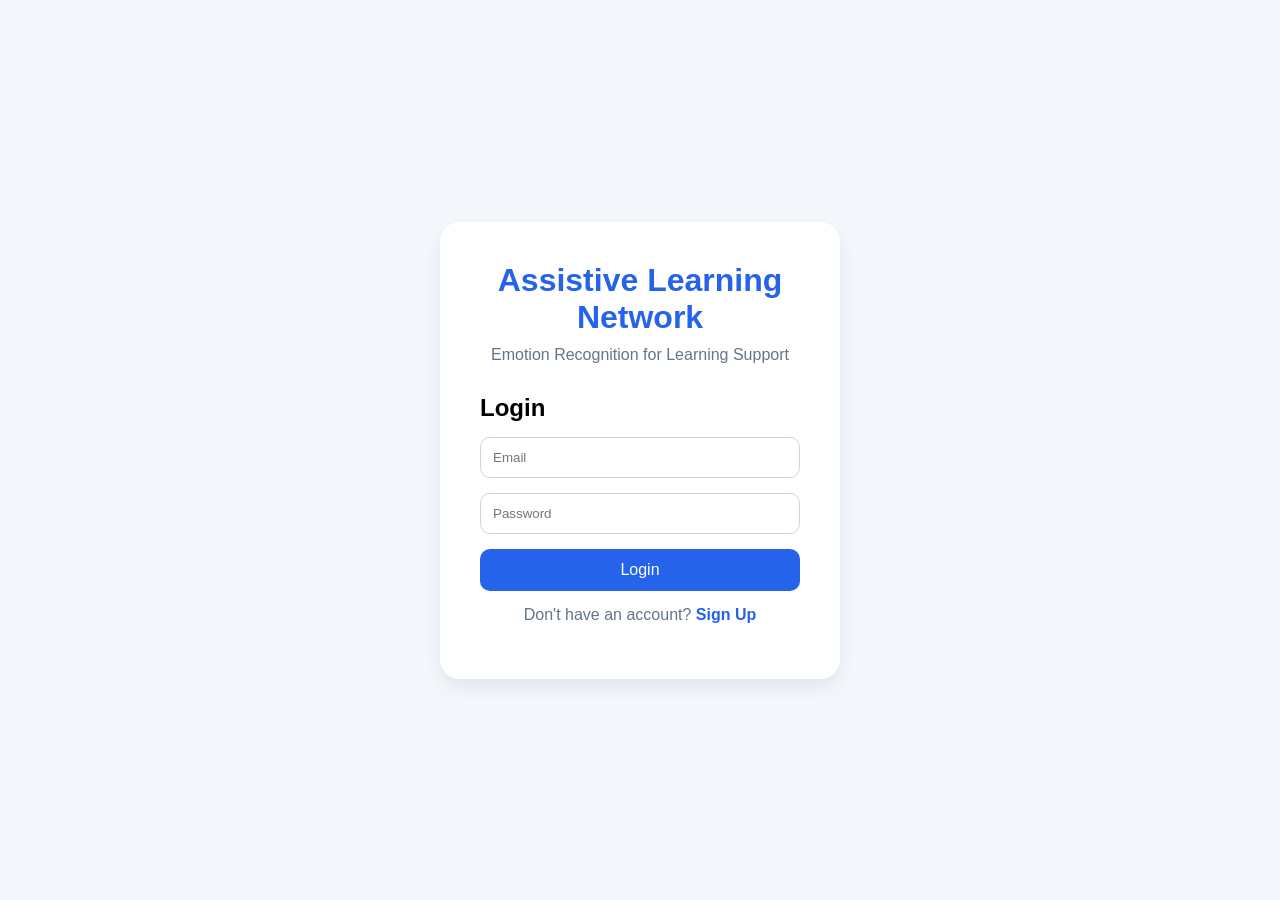
<file: frontend/index.html>
<!DOCTYPE html>
<html>

<head>
    <title>Emotion Recognition</title>
    <link rel="stylesheet" href="css/style.css">
    <link rel="stylesheet" href="css/index.css">
</head>

<body>

<nav>

    <h2 class="logo">Emotion Recognition</h2>

    <ul>
        <li><a href="index.html">Home</a></li>
        <li><a href="pages/audio.html">Audio</a></li>
        <li><a href="pages/facial.html">Facial</a></li>
        <li><a href="pages/learning.html">Learning</a></li>
        <li><a href="pages/dashboard.html">Dashboard</a></li>
    </ul>

    <div class="profile-container">

        <button id="profileBtn">
            <span id="username">User</span> &#9662;
        </button>

        <div id="profileMenu" class="profile-menu">

            <a href="pages/settings.html">
                Profile
            </a>

            <a href="#" id="logoutBtn">
                Logout
            </a>

        </div>

    </div>

</nav>

<section class="hero">

    <h1>Emotion Recognition</h1>

    <p>
        Real-Time Emotion Recognition using Audio and Facial Expressions
    </p>

    <a href="pages/learning.html" class="btn">
        Get Started
    </a>

</section>

<section class="features">

    <div class="card">
        <h3>Audio Analysis</h3>
        <p>Analyze emotions from voice recordings.</p>
    </div>

    <div class="card">
        <h3>Facial Analysis</h3>
        <p>Detect emotions using facial expressions.</p>
    </div>

    <div class="card">
        <h3>Learning Center</h3>
        <p>Learn emotional cues and understanding.</p>
    </div>

    <div class="card">
        <h3>Dashboard</h3>
        <p>Track emotion recognition results.</p>
    </div>

</section>
<script src="js/index.js"></script>
</body>
</html>
</file>
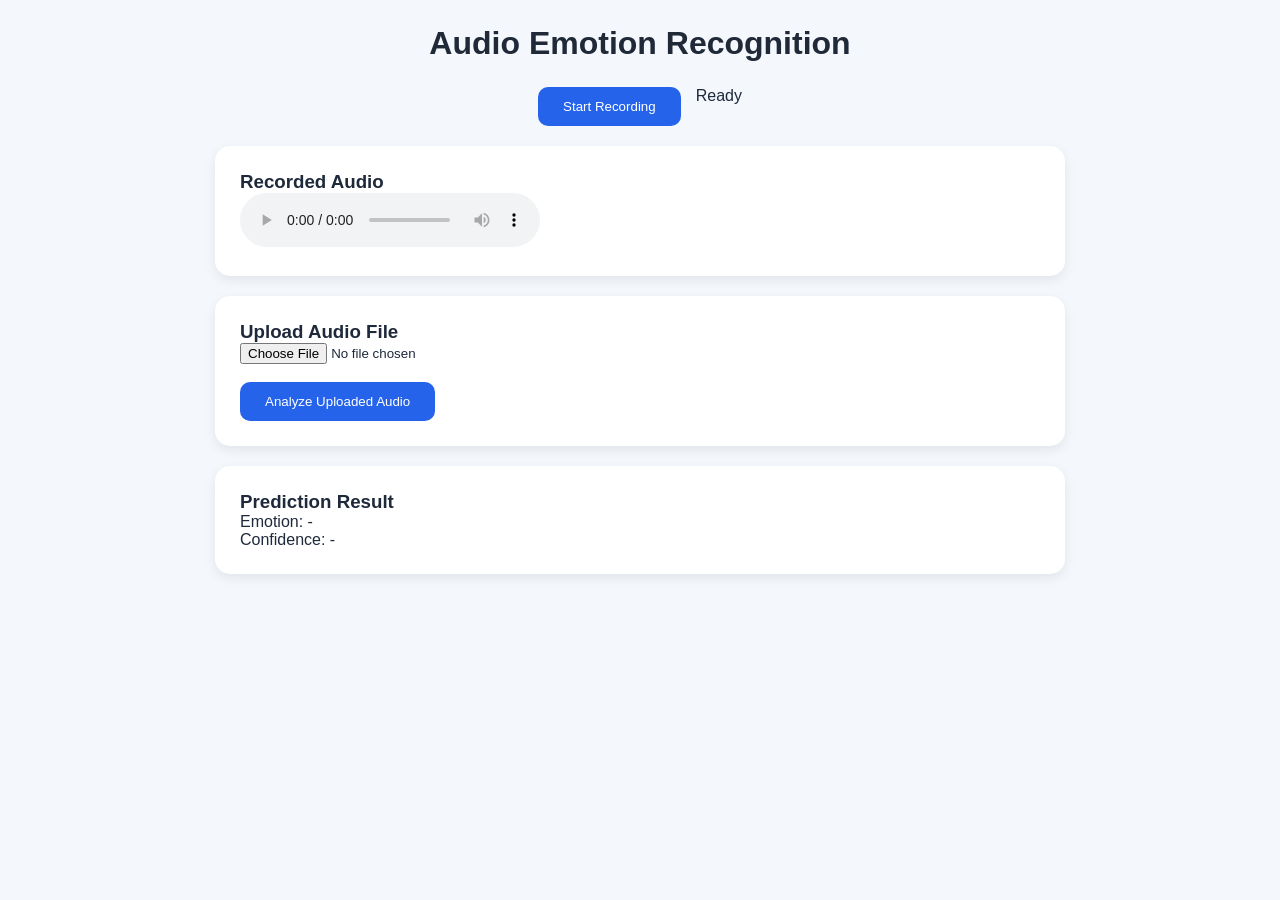
<file: frontend/pages/audio.html>
<!DOCTYPE html>
<html>

<head>

    <title>Audio Emotion Recognition</title>

    <link
        rel="stylesheet"
        href="../css/style.css">

</head>

<body>

    <h1 class="page-title">
        Audio Emotion Recognition
    </h1>

    <div class="center">

        <button id="recordBtn">
            Start Recording
        </button>

        <p id="status">
            Ready
        </p>

    </div>

    <div class="result-card">

        <h3>Recorded Audio</h3>

        <audio
            id="audioPlayer"
            controls>
        </audio>

    </div>

    <div class="result-card">

        <h3>Upload Audio File</h3>

        <input
            type="file"
            id="audioFile"
            accept=".wav,.mp3,.ogg,.m4a,.aac,.flac,.webm">

        <br><br>

        <button id="uploadAudioBtn">
            Analyze Uploaded Audio
        </button>

    </div>

    <div class="result-card">

        <h3>Prediction Result</h3>

        <p>
            Emotion:
            <span id="emotion">
                -
            </span>
        </p>

        <p>
            Confidence:
            <span id="confidence">
                -
            </span>
        </p>

    </div>

    <script src="../js/audio.js"></script>

</body>

</html>
</file>
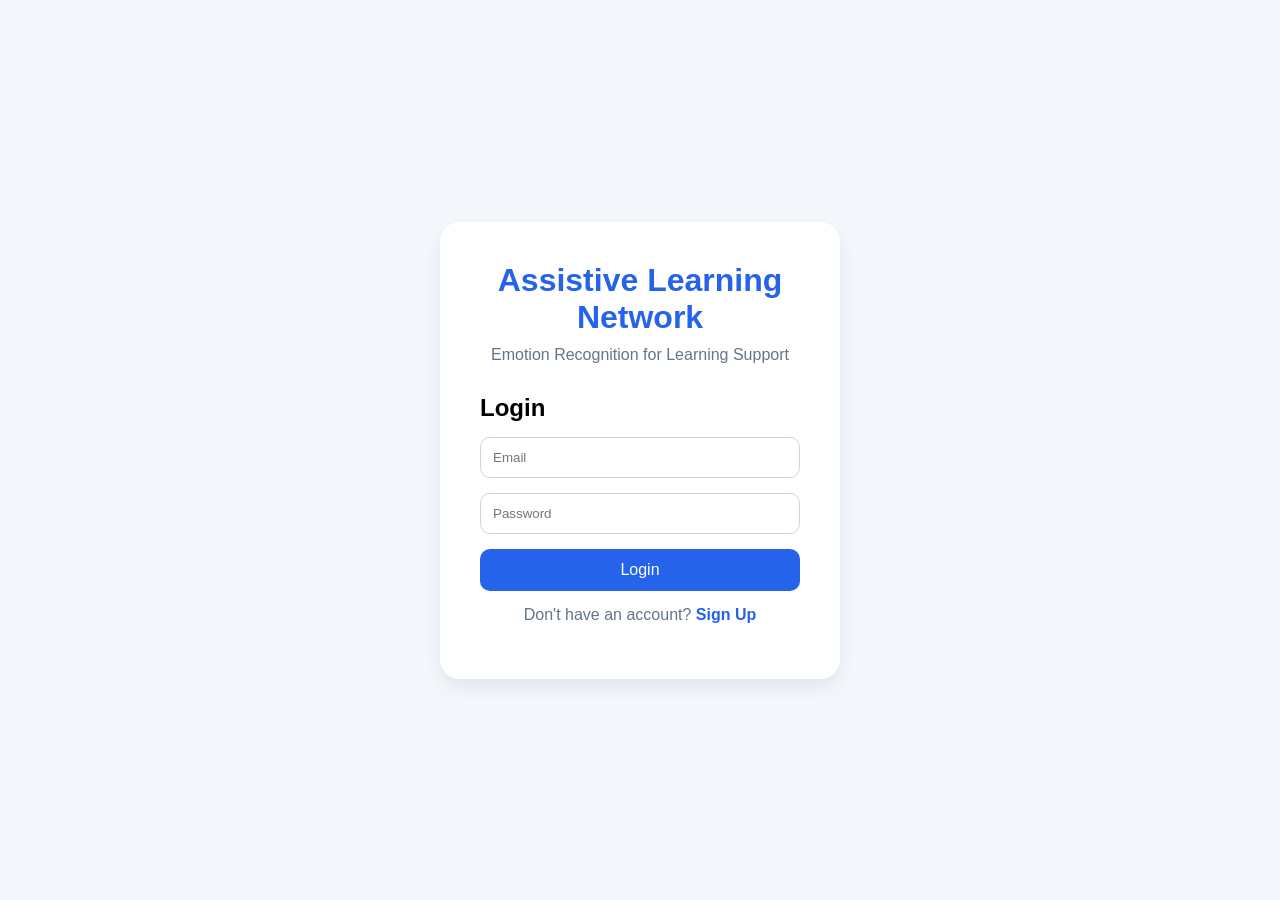
<file: frontend/pages/auth.html>
<!DOCTYPE html>
<html lang="en">
<head>
    <meta charset="UTF-8">
    <meta name="viewport" content="width=device-width, initial-scale=1.0">
    <title>Emotion Recognition Login</title>

    <link rel="stylesheet" href="../css/auth.css">
</head>
<body>

    <div class="auth-container">

        <div class="auth-card">

            <h1>Assistive Learning Network</h1>
            <p class="subtitle">
                Emotion Recognition for Learning Support
            </p>

        
            <form id="loginForm">

                <h2>Login</h2>

                <input
                    type="email"
                    id="loginEmail"
                    placeholder="Email"
                    required
                >

                <input
                    type="password"
                    id="loginPassword"
                    placeholder="Password"
                    required
                >

                <button type="submit">
                    Login
                </button>

                <p>
                    Don't have an account?
                    <span id="showSignup">
                        Sign Up
                    </span>
                </p>

            </form>

            
            <form id="signupForm" class="hidden">

                <h2>Create Account</h2>

                <input
                    type="text"
                    id="signupName"
                    placeholder="Full Name"
                    required
                >

                <input
                    type="email"
                    id="signupEmail"
                    placeholder="Email"
                    required
                >

                <input
                    type="number"
                    id="signupAge"
                    placeholder="Age"
                    required
                >

                <input
                    type="password"
                    id="signupPassword"
                    placeholder="Password"
                    required
                >

                <button type="submit">
                    Create Account
                </button>

                <p>
                    Already have an account?
                    <span id="showLogin">
                        Login
                    </span>
                </p>

            </form>

            <div id="message"></div>

        </div>

    </div>

    <script src="../js/auth.js"></script>

</body>
</html>
</file>
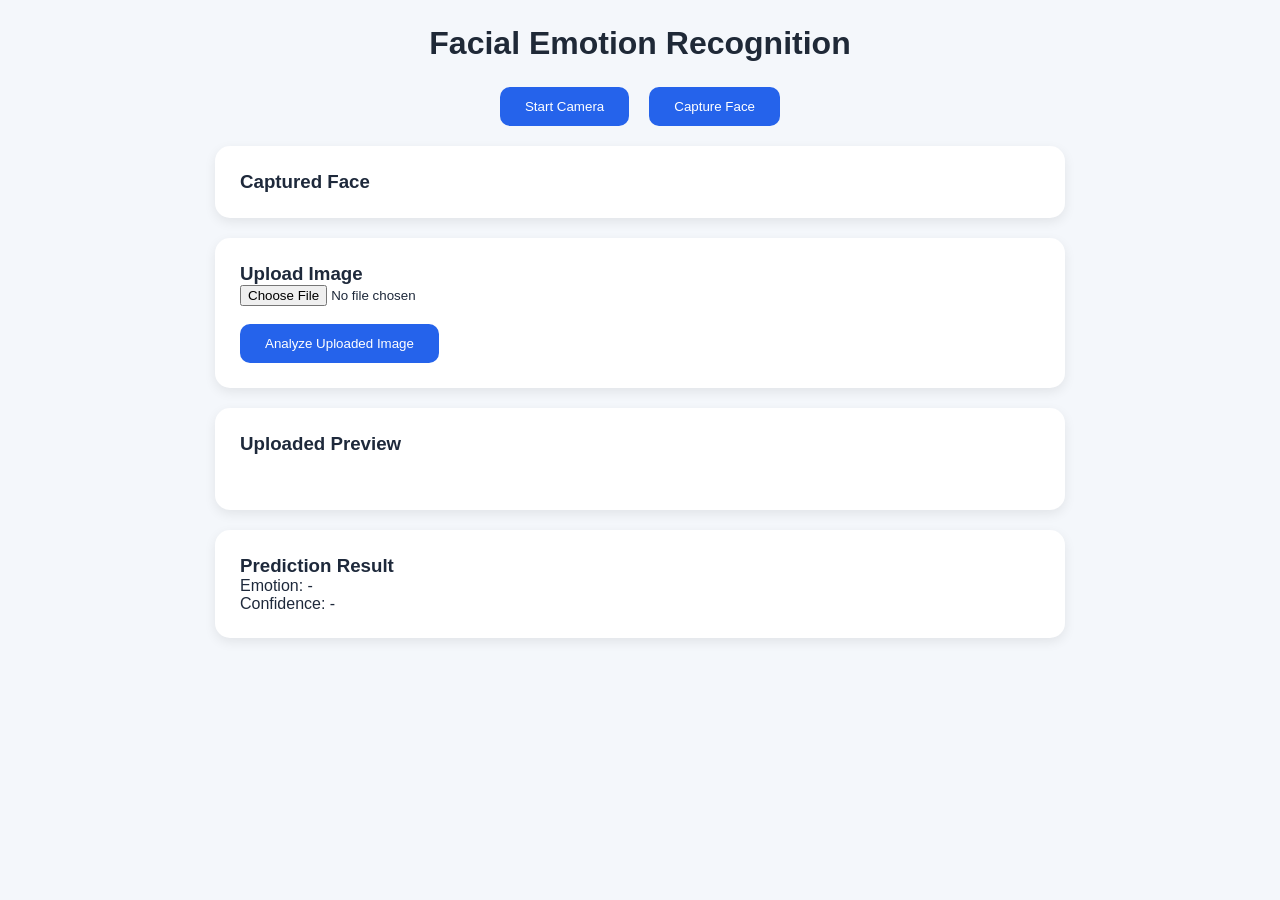
<file: frontend/pages/facial.html>
<!DOCTYPE html>
<html>

<head>
    <title>Facial Emotion Recognition</title>
    <link rel="stylesheet" href="../css/style.css">
</head>

<body>

    <h1 class="page-title">
        Facial Emotion Recognition
    </h1>

    <div class="camera-controls">

        <button id="startCamera">
            Start Camera
        </button>

        <button id="captureBtn">
            Capture Face
        </button>

    </div>

    <div class="result-card capture-card">

        <h3>Captured Face</h3>

        <video
            id="video"
            autoplay
            playsinline>
        </video>

        <canvas
            id="canvas"
            style="display:none;">
        </canvas>

        <img
            id="capturedImage"
            style="display:none;">

    </div>

    <div class="result-card">

        <h3>Upload Image</h3>

        <input
            type="file"
            id="imageFile"
            accept="image/*">

        <br><br>

        <button id="uploadImageBtn">
            Analyze Uploaded Image
        </button>

    </div>

    <div class="result-card">

        <h3>Uploaded Preview</h3>

        <img
            id="uploadedPreview"
            width="300">

    </div>

    <div class="result-card">

        <h3>Prediction Result</h3>

        <p>
            Emotion:
            <span id="emotion">-</span>
        </p>

        <p>
            Confidence:
            <span id="confidence">-</span>
        </p>

    </div>

    <script src="../js/facial.js"></script>

</body>

</html>
</file>
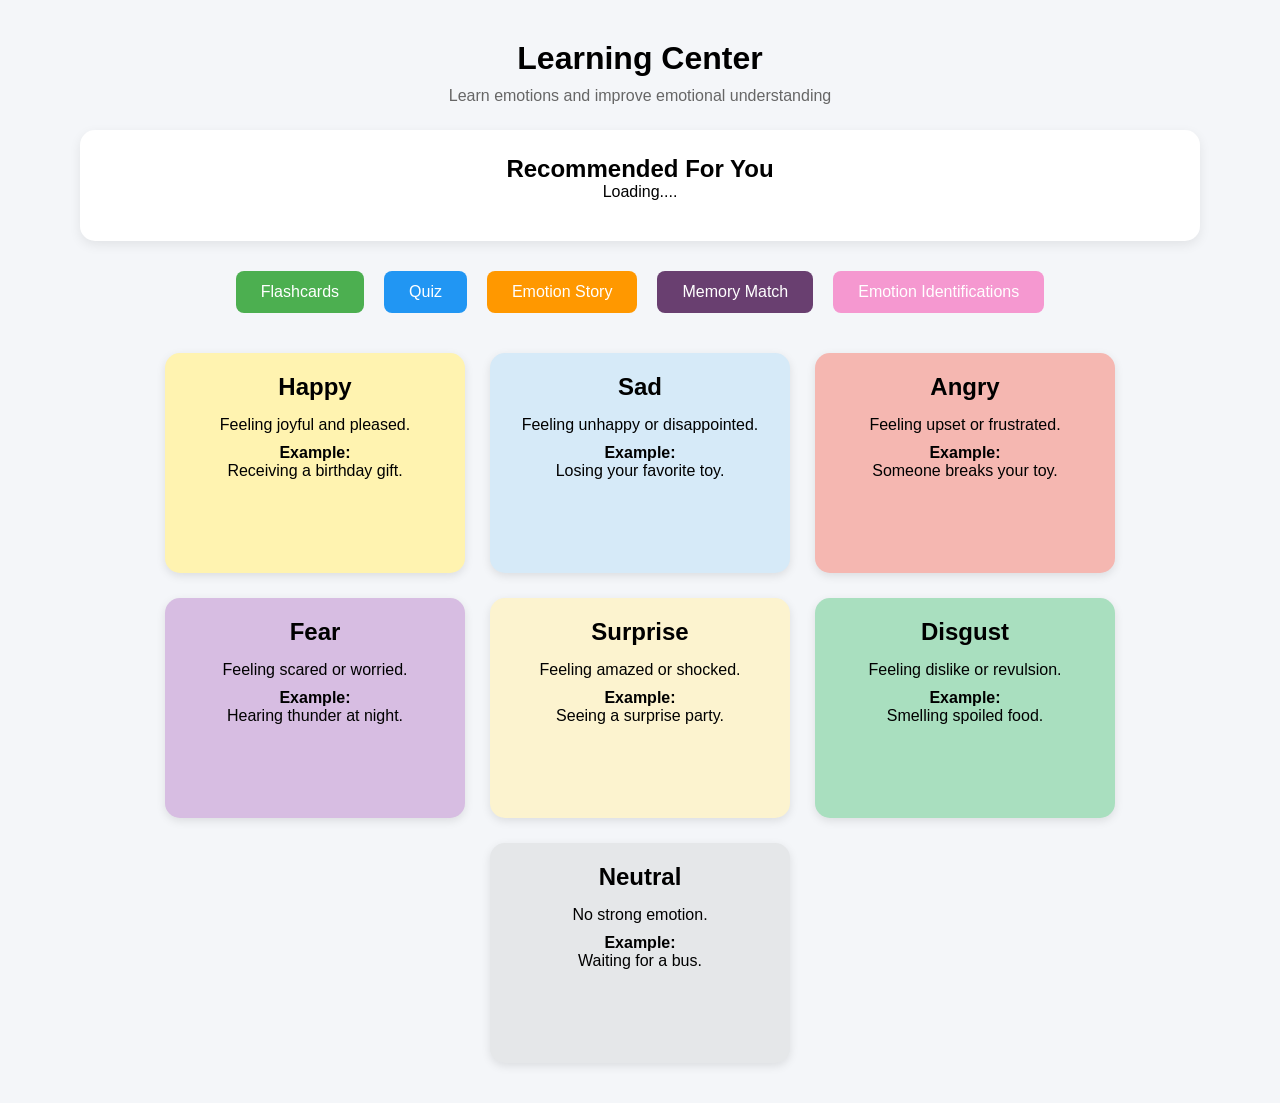
<file: frontend/pages/learning.html>
<!DOCTYPE html>
<html lang="en">

<head>
    <meta charset="UTF-8">
    <meta name="viewport" content="width=device-width, initial-scale=1.0">
    <title>Learning Center</title>

    <link rel="stylesheet" href="../css/learning.css">
</head>

<body>

    <div class="container">

        <h1>Learning Center</h1>

        <p class="subtitle">
            Learn emotions and improve emotional understanding
        </p>

        <div class="recommendation-card">

            <h2>Recommended For You</h2>

            <p id="emotionStatus">
                Loading....
            </p>

            <div id="recommendations"></div>

        </div>

        <div class="menu">

            <button id="flashcardsBtn">
                Flashcards
            </button>

            <button id="quizBtn">
                Quiz
            </button>

            <button id="storyBtn">
                Emotion Story
            </button>

            <button id="memoryBtn">
                Memory Match
            </button>

            <button id="identifyBtn">
                Emotion Identifications
            </button>

        </div>

        <div id="content"></div>

    </div>

    <script src="../js/emotion_story.js"></script>
    <script src="../js/memory_match.js"></script>
    <script src="../js/image_emotion_detection.js"></script>
    <script src="../js/learning.js"></script>

</body>

</html>
</file>
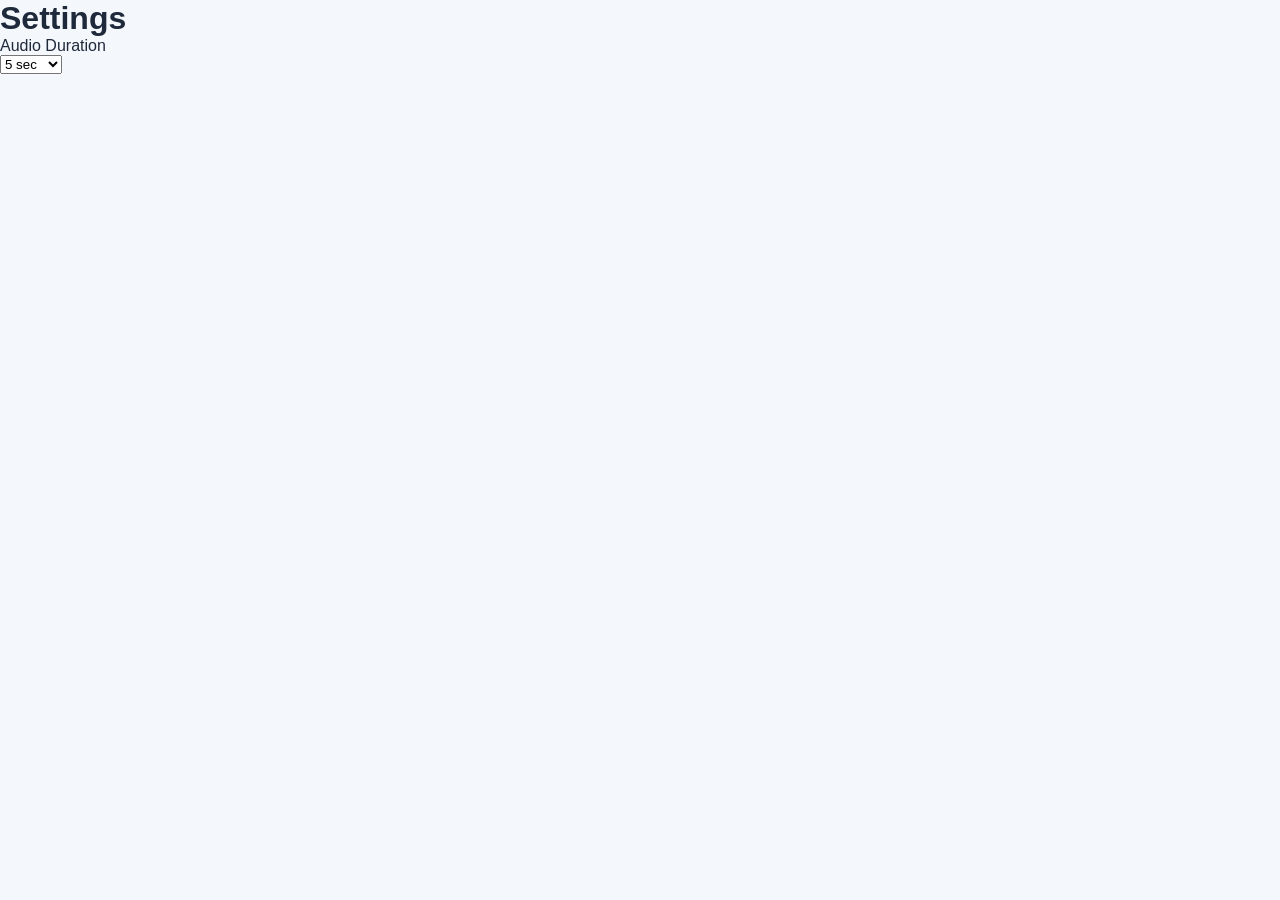
<file: frontend/pages/settings.html>
<!DOCTYPE html>
<html>

<head>
    <title>Settings</title>
    <link rel="stylesheet" href="../css/style.css">
</head>

<body>

    <h1>Settings</h1>

    <p>Audio Duration</p>

    <select>

        <option>5 sec</option>

        <option>10 sec</option>

        <option>15 sec</option>

    </select>

</body>

</html>
</file>
<file: frontend/css/style.css>
*{
    margin:0;
    padding:0;
    box-sizing:border-box;
}

body{
    font-family:"Segoe UI",sans-serif;
    background:#F4F7FB;
    color:#1E293B;
    overflow-x:hidden;
}

nav{
    background:#fff;
    display:flex;
    justify-content:space-between;
    align-items:center;
    padding:20px 50px;
    box-shadow:0 2px 10px rgba(0,0,0,0.08);
}

.logo{
    color:#2563EB;
}

nav ul{
    display:flex;
    list-style:none;
    gap:25px;
}

nav a{
    text-decoration:none;
    color:#1E293B;
    font-weight:600;
}

nav a:hover{
    color:#2563EB;
}

.hero{
    text-align:center;
    padding:100px 20px;
}

.hero h1{
    font-size:60px;
    color:#2563EB;
}

.hero p{
    margin-top:20px;
    font-size:20px;
    color:#64748B;
}

.btn,
button{
    display:inline-block;
    padding:12px 25px;
    background:#2563EB;
    color:#fff;
    border:none;
    border-radius:10px;
    cursor:pointer;
    text-decoration:none;
}

button:hover,
.btn:hover{
    opacity:0.9;
}

.page-title{
    text-align:center;
    margin:25px 0;
    color:#1F2937;
}

.center{
    display:flex;
    justify-content:center;
    gap:15px;
    margin:20px 0;
}

.card,
.stat-card,
.chart-card,
.table-card,
.result-card{
    background:#fff;
    border-radius:15px;
    box-shadow:0 4px 12px rgba(0,0,0,0.08);
}

.features{
    display:flex;
    justify-content:center;
    flex-wrap:wrap;
    gap:25px;
    padding:50px;
}

.card{
    width:280px;
    padding:25px;
    transition:0.3s;
}

.card:hover{
    transform:translateY(-5px);
}

.result-card{
    width:850px;
    max-width:90%;
    margin:20px auto;
    padding:25px;
    background:white;
    border-radius:15px;
    box-shadow:0 4px 12px rgba(0,0,0,0.08);
}



.camera-controls{
    display:flex;
    justify-content:center;
    align-items:center;
    gap:20px;
    margin:20px 0;
}



#video{
    display:none;
    margin:15px auto;
    width:400px;
    max-width:100%;
    height:auto;
    border-radius:12px;
}

#capturedImage{
    display:block;
    margin:15px auto;
    width:300px;
    max-width:100%;
    height:auto;
    border-radius:12px;
}

#uploadedPreview{
    display:block;
    margin:15px auto;
    width:300px;
    max-width:100%;
    height:auto;
    border-radius:12px;
}

video{
    max-width:100%;
    border-radius:15px;
}

.dashboard-container{
    max-width:1400px;
    margin:auto;
}

.stats-container{
    display:grid;
    grid-template-columns:repeat(auto-fit,minmax(250px,1fr));
    gap:20px;
    margin-bottom:30px;
}

.stat-card{
    padding:25px;
}

.stat-card h3{
    color:#6B7280;
}

.stat-card h2{
    margin-top:15px;
    color:#1E3A8A;
}

.charts-row{
    display:flex;
    justify-content:center;
    margin-bottom:30px;
}

.chart-card{
    width:700px;
    max-width:100%;
    padding:25px;
}

.chart-card canvas{
    height:350px !important;
}

.table-card{
    padding:25px;
}

.table-container{
    overflow-x:auto;
}

table{
    width:100%;
    border-collapse:collapse;
    background:white;
}

th{
    background:#1E3A8A;
    color:white;
    padding:15px;
}

td{
    padding:12px;
    text-align:center;
    border-bottom:1px solid #E5E7EB;
    max-width:220px;
    overflow:hidden;
    text-overflow:ellipsis;
    white-space:nowrap;
}

tr:nth-child(even){
    background:#F9FAFB;
}

tr:hover{
    background:#F3F4F6;
}

.emotion-badge{
    background:#DBEAFE;
    color:#1E40AF;
    padding:6px 12px;
    border-radius:20px;
    font-weight:bold;
}
</file>
<file: frontend/css/index.css>
.profile-container{
    position:relative;
    display:flex;
    align-items:center;
}

#profileBtn{
    background:none;
    border:none;
    color:#1E293B;
    font-size:16px;
    font-weight:600;
    cursor:pointer;
    padding:0;
}

.profile-menu{
    display:none;
    position:absolute;
    top:40px;
    right:0;
    background:white;
    min-width:180px;
    border-radius:10px;
    overflow:hidden;
    box-shadow:0 8px 20px rgba(0,0,0,0.15);
    z-index:1000;
}

.profile-menu a{
    display:block;
    padding:12px 16px;
    text-decoration:none;
    color:#1E293B;
}

.profile-menu a:hover{
    background:#F1F5F9;
}

.show{
    display:block;
}
</file>
<file: frontend/css/auth.css>
*{
    margin:0;
    padding:0;
    box-sizing:border-box;
}

body{
    min-height:100vh;
    display:flex;
    justify-content:center;
    align-items:center;
    background:#F4F7FB;
    font-family:"Segoe UI",sans-serif;
}

.auth-container{
    width:100%;
    display:flex;
    justify-content:center;
    align-items:center;
}

.auth-card{
    width:400px;
    background:white;
    padding:40px;
    border-radius:20px;
    box-shadow:0 8px 20px rgba(0,0,0,0.08);
}

.auth-card h1{
    text-align:center;
    color:#2563EB;
    margin-bottom:10px;
}

.subtitle{
    text-align:center;
    color:#64748B;
    margin-bottom:30px;
}

form{
    display:flex;
    flex-direction:column;
    gap:15px;
}

input{
    padding:12px;
    border:1px solid #CBD5E1;
    border-radius:10px;
    outline:none;
}

button{
    padding:12px;
    border:none;
    border-radius:10px;
    background:#2563EB;
    color:white;
    cursor:pointer;
    font-size:16px;
}

button:hover{
    background:#1D4ED8;
}

p{
    text-align:center;
    color:#64748B;
}

span{
    color:#2563EB;
    cursor:pointer;
    font-weight:600;
}

.hidden{
    display:none;
}

#message{
    margin-top:15px;
    text-align:center;
    font-weight:600;
}
</file>
<file: frontend/css/learning.css>
*{
    margin:0;
    padding:0;
    box-sizing:border-box;
}

body{
    font-family:Arial,sans-serif;
    background:#f4f6f9;
}

.container{
    max-width:1200px;
    margin:auto;
    padding:40px;
}

h1{
    text-align:center;
}

.subtitle{
    text-align:center;
    margin-top:10px;
    color:#666;
}

.menu{
    display:flex;
    justify-content:center;
    gap:20px;
    margin-top:30px;
}

.menu button{
    padding:12px 25px;
    border:none;
    border-radius:8px;
    cursor:pointer;
    font-size:16px;
}

#flashcardsBtn{
    background:#4CAF50;
    color:white;
}

#quizBtn{
    background:#2196F3;
    color:white;
}

#storyBtn{
    background:#FF9800;
    color:white;
}

#memoryBtn{
    background:#693f70;
    color:white;
}

#identifyBtn{
    background:#f598d0;
    color:white;
}

#content{
    margin-top:40px;
}

.flashcard-grid{
    display:grid;
    grid-template-columns:repeat(3,300px);
    justify-content:center;
    gap:25px;
}

.card{
    min-height:220px;
    border-radius:15px;
    padding:20px;
    text-align:center;
    box-shadow:0 3px 10px rgba(0,0,0,0.1);
}

.card h2{
    margin-bottom:15px;
}

.card p{
    margin-top:10px;
}

.neutral-card{
    grid-column:2;
}

.quiz-container{
    max-width:800px;
    margin:auto;
}

.question{
    margin-bottom:25px;
}

.question h3{
    margin-bottom:10px;
}

.result{
    margin-top:30px;
    text-align:center;
    padding:20px;
    background:white;
    border-radius:12px;
}

.recommendation-card{
    background:white;
    padding:25px;
    border-radius:15px;
    margin-top:25px;
    box-shadow:0 4px 12px rgba(0,0,0,0.08);
    text-align:center;
}

#latestEmotion{
    font-weight:bold;
    color:#2563EB;
}

#recommendations{
    margin-top:15px;
}

#recommendations p{
    margin:8px 0;
    font-weight:600;
}


.memory-header{
    text-align:center;
    margin-bottom:25px;
}

.memory-header h2{
    color:#1E293B;
    margin-bottom:10px;
}

.memory-header p{
    color:#64748B;
}



.memory-grid{
    display:grid;
    grid-template-columns:repeat(auto-fit,minmax(120px,1fr));
    gap:20px;
    margin:30px 0;
}



.memory-card{
    background:white;
    border-radius:15px;
    height:140px;

    display:flex;
    justify-content:center;
    align-items:center;

    font-size:2rem;
    font-weight:bold;

    cursor:pointer;

    box-shadow:0 4px 10px rgba(0,0,0,0.08);

    transition:all 0.3s ease;
}

.memory-card:hover{
    transform:translateY(-4px);
    box-shadow:0 8px 20px rgba(0,0,0,0.12);
}



.memory-emoji{
    font-size:3rem;
}



.memory-image{
    width:90px;
    height:90px;
    object-fit:contain;
}


.memory-card.matched{
    background:#DCFCE7;
    border:2px solid #22C55E;
}


#memoryStats{
    text-align:center;
    font-size:1.1rem;
    font-weight:600;
    margin-top:20px;
    color:#1E293B;
}


.memory-result{
    background:white;
    padding:30px;
    border-radius:15px;
    text-align:center;

    box-shadow:0 4px 15px rgba(0,0,0,0.08);
}

.memory-result h2{
    color:#22C55E;
    margin-bottom:15px;
}

.memory-result p{
    font-size:1.1rem;
    margin-bottom:20px;
}

.memory-result button{
    background:#2563EB;
    color:white;

    border:none;
    padding:12px 24px;

    border-radius:10px;
    cursor:pointer;

    font-size:1rem;
    transition:0.3s;
}

.memory-result button:hover{
    background:#1D4ED8;
}
</file>
